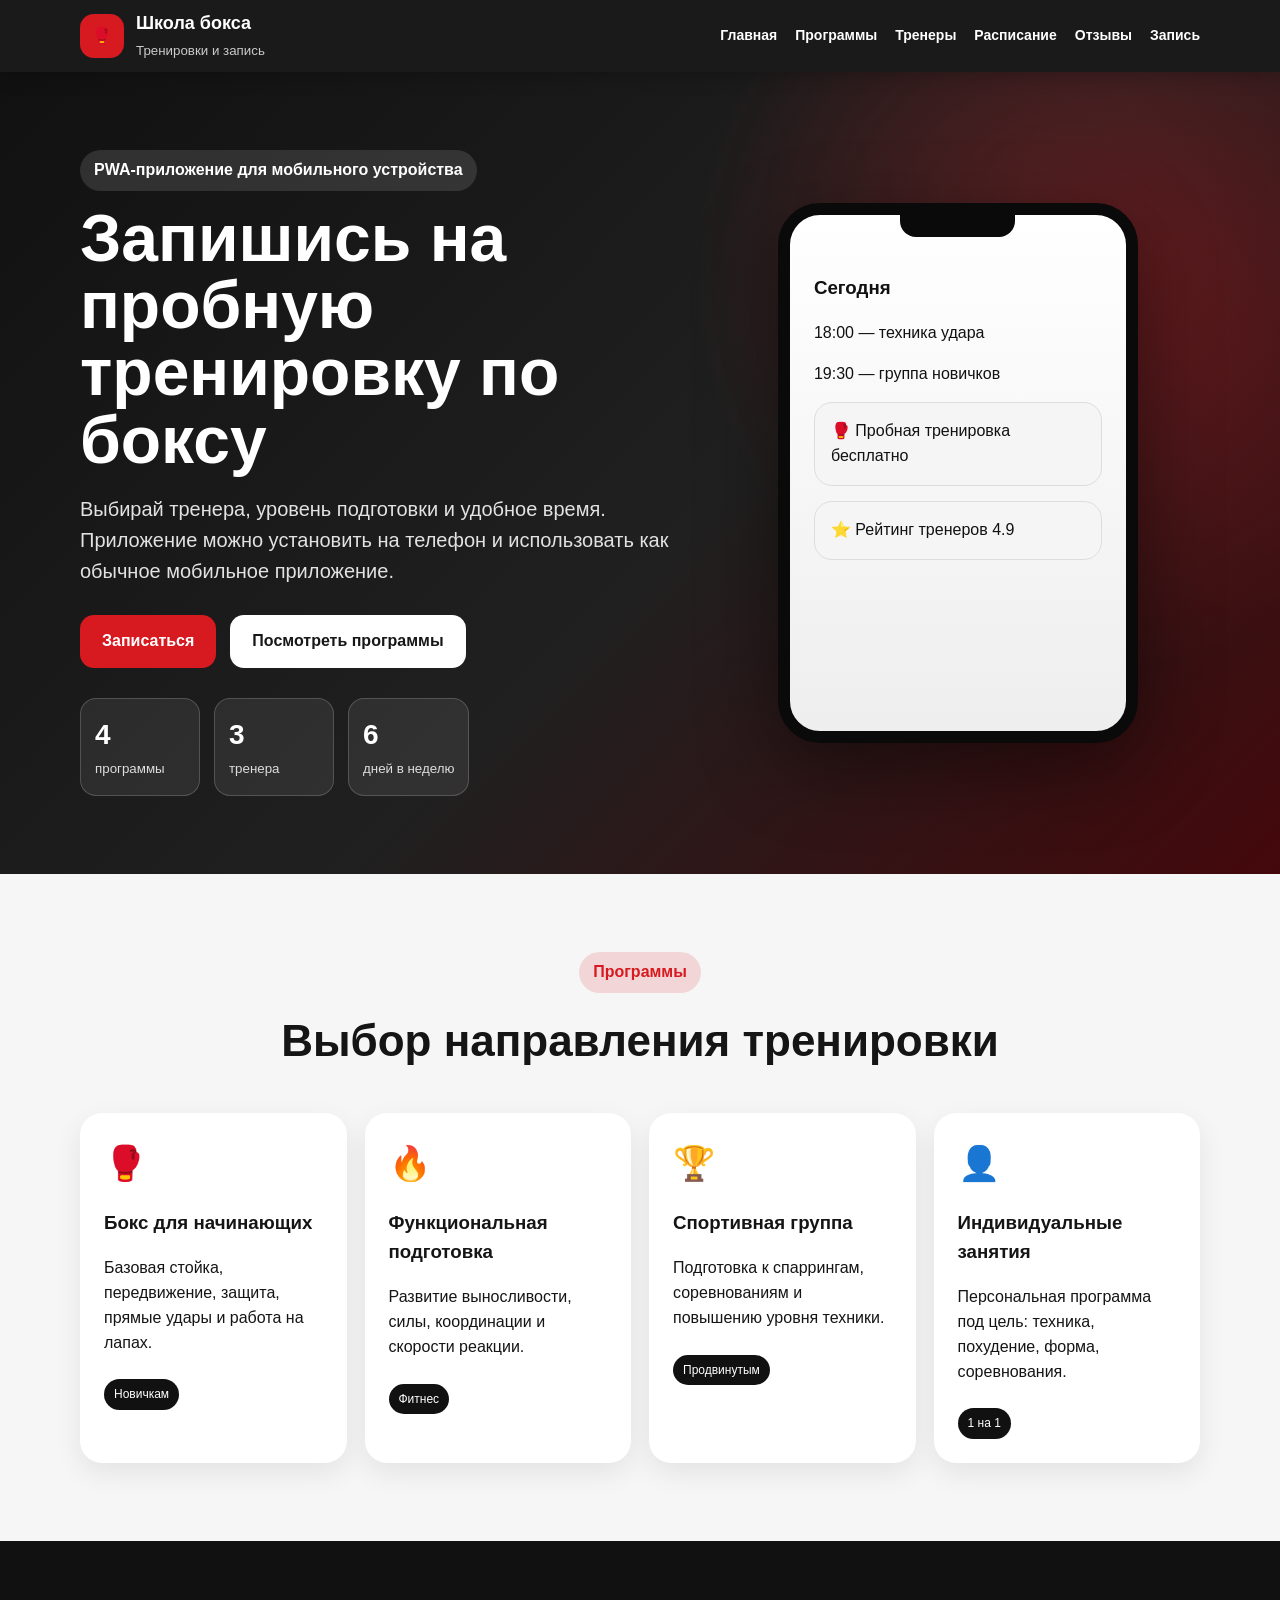
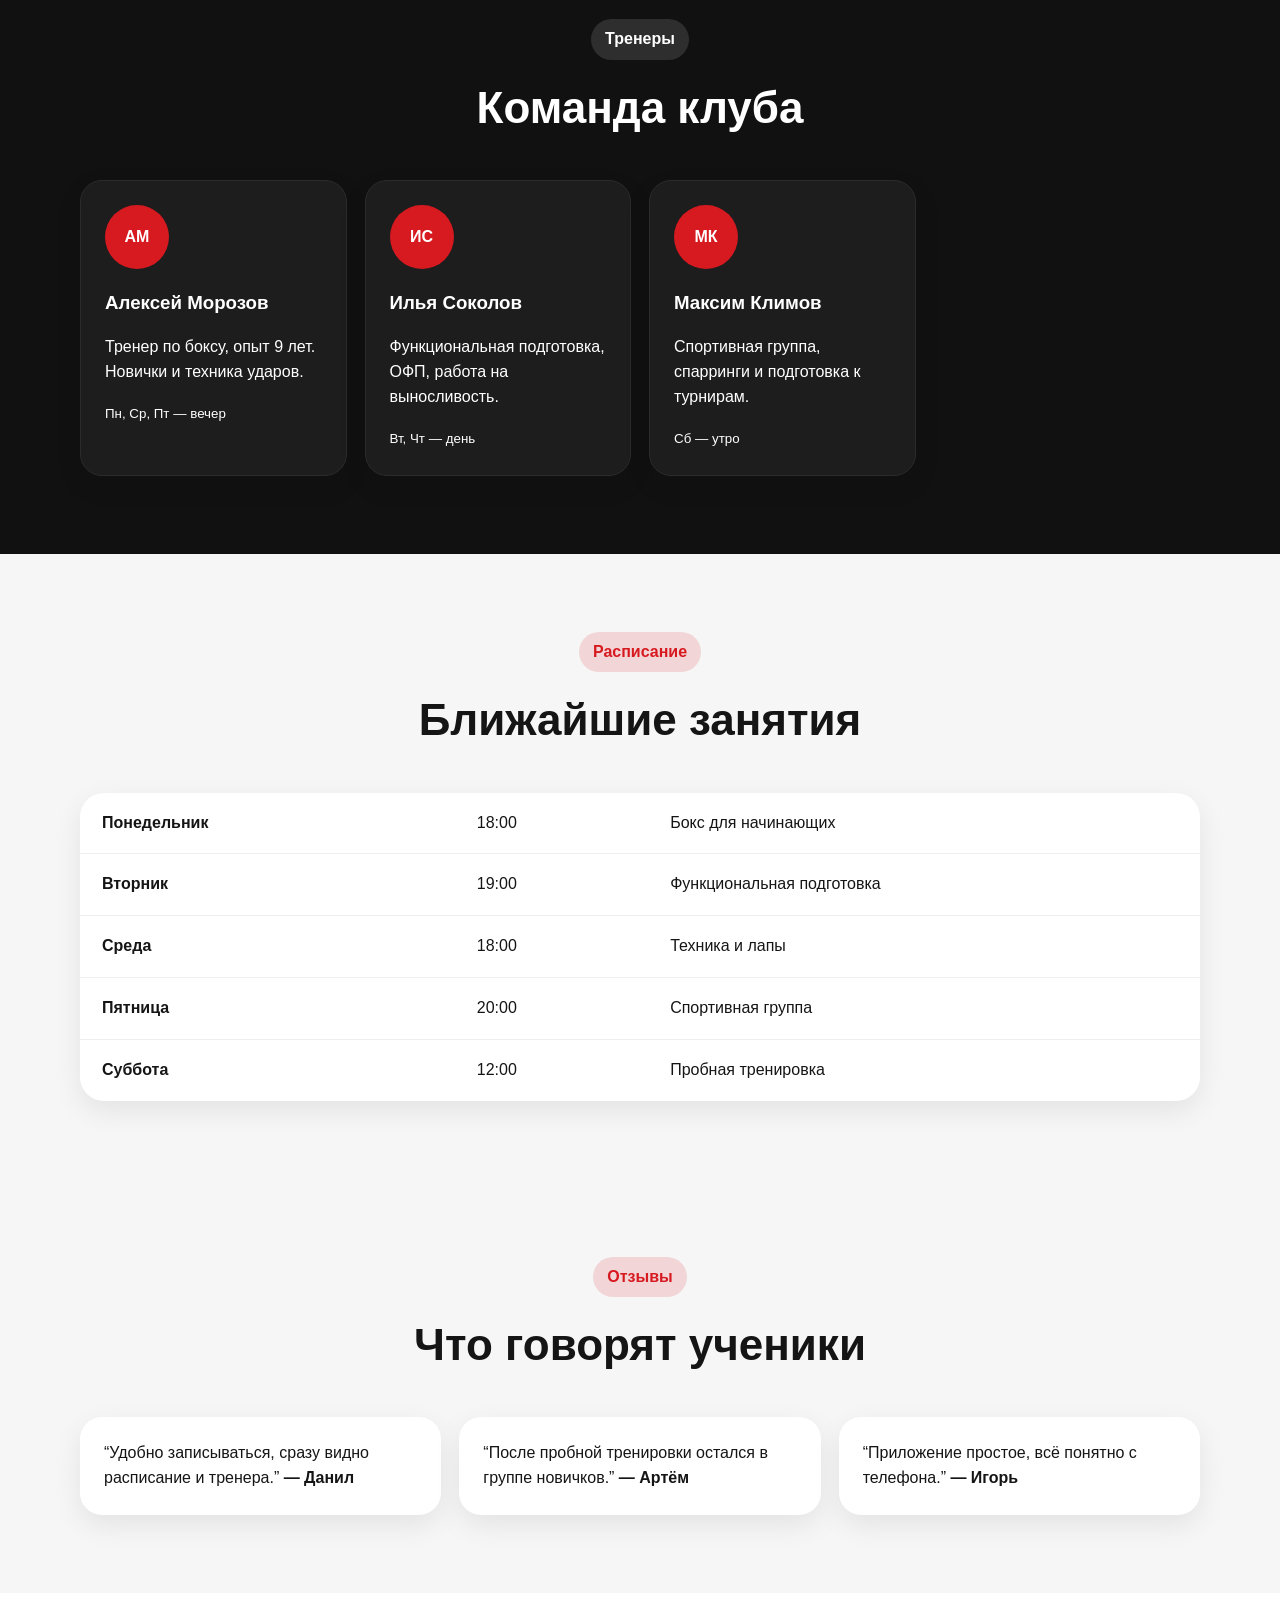
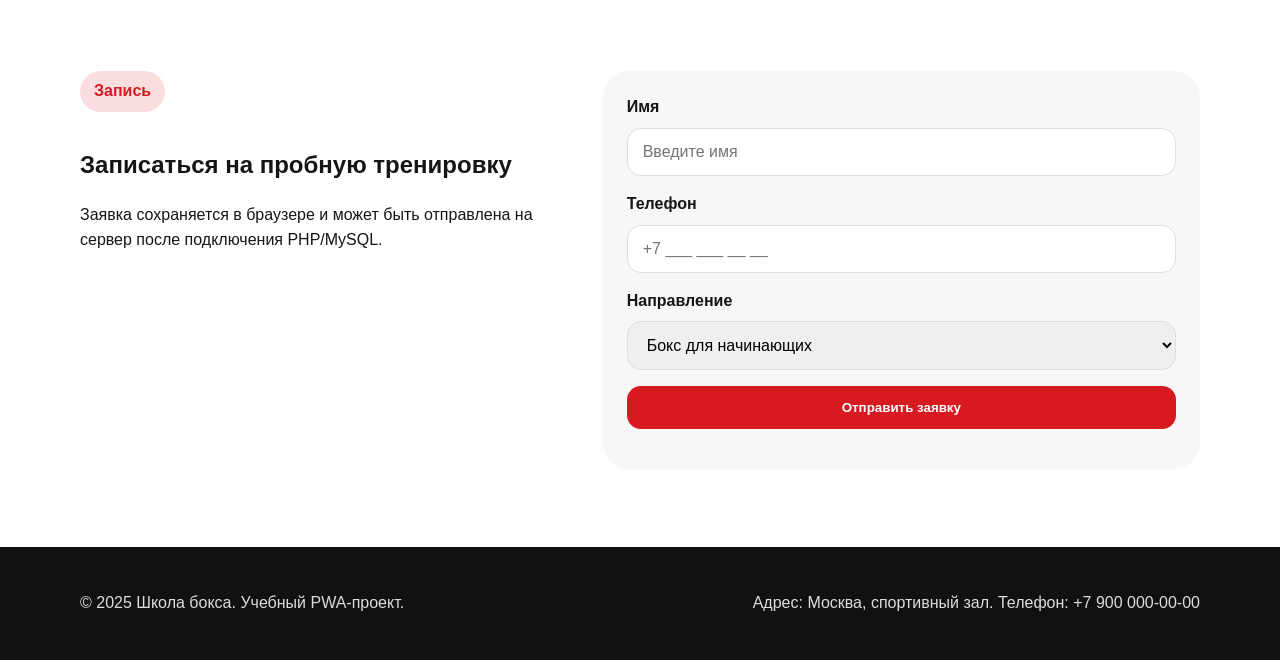
<file: index.html>
<!DOCTYPE html>
<html lang="ru">
<head>
  <meta charset="UTF-8" />
  <meta name="viewport" content="width=device-width, initial-scale=1.0" />
  <meta name="theme-color" content="#d71920" />
  <meta name="description" content="PWA-приложение для школы бокса: тренировки, тренеры, расписание и запись на пробное занятие." />
  <title>Школа бокса | PWA</title>
  <link rel="manifest" href="manifest.json" />
  <link rel="apple-touch-icon" href="icons/icon-192.png" />
  <link rel="stylesheet" href="styles.css" />
</head>
<body>
  <header class="app-header">
    <div class="container header-row">
      <a class="brand" href="#home" aria-label="Главный экран">
        <span class="brand-icon">🥊</span>
        <span>
          <b>Школа бокса</b>
          <small>Тренировки и запись</small>
        </span>
      </a>

      <button class="menu-button" id="menuButton" aria-label="Открыть меню">☰</button>

      <nav class="nav" id="nav">
        <a href="#home">Главная</a>
        <a href="#programs">Программы</a>
        <a href="#coaches">Тренеры</a>
        <a href="#schedule">Расписание</a>
        <a href="#reviews">Отзывы</a>
        <a href="#signup">Запись</a>
      </nav>
    </div>
  </header>

  <main>
    <section class="hero section" id="home">
      <div class="container hero-grid">
        <div class="hero-text">
          <p class="badge">PWA-приложение для мобильного устройства</p>
          <h1>Запишись на пробную тренировку по боксу</h1>
          <p class="lead">
            Выбирай тренера, уровень подготовки и удобное время. Приложение можно установить на телефон и использовать как обычное мобильное приложение.
          </p>
          <div class="hero-actions">
            <a class="btn primary" href="#signup">Записаться</a>
            <a class="btn secondary" href="#programs">Посмотреть программы</a>
          </div>
          <div class="stats">
            <span><b>4</b><small>программы</small></span>
            <span><b>3</b><small>тренера</small></span>
            <span><b>6</b><small>дней в неделю</small></span>
          </div>
        </div>
        <div class="phone-preview">
          <div class="phone-card">
            <div class="phone-top"></div>
            <h3>Сегодня</h3>
            <p>18:00 — техника удара</p>
            <p>19:30 — группа новичков</p>
            <div class="mini-card">🥊 Пробная тренировка бесплатно</div>
            <div class="mini-card">⭐ Рейтинг тренеров 4.9</div>
          </div>
        </div>
      </div>
    </section>

    <section class="section" id="programs">
      <div class="container">
        <div class="section-head">
          <p class="badge">Программы</p>
          <h2>Выбор направления тренировки</h2>
        </div>
        <div class="cards">
          <article class="card">
            <div class="card-icon">🥊</div>
            <h3>Бокс для начинающих</h3>
            <p>Базовая стойка, передвижение, защита, прямые удары и работа на лапах.</p>
            <span class="tag">Новичкам</span>
          </article>
          <article class="card">
            <div class="card-icon">🔥</div>
            <h3>Функциональная подготовка</h3>
            <p>Развитие выносливости, силы, координации и скорости реакции.</p>
            <span class="tag">Фитнес</span>
          </article>
          <article class="card">
            <div class="card-icon">🏆</div>
            <h3>Спортивная группа</h3>
            <p>Подготовка к спаррингам, соревнованиям и повышению уровня техники.</p>
            <span class="tag">Продвинутым</span>
          </article>
          <article class="card">
            <div class="card-icon">👤</div>
            <h3>Индивидуальные занятия</h3>
            <p>Персональная программа под цель: техника, похудение, форма, соревнования.</p>
            <span class="tag">1 на 1</span>
          </article>
        </div>
      </div>
    </section>

    <section class="section dark" id="coaches">
      <div class="container">
        <div class="section-head">
          <p class="badge">Тренеры</p>
          <h2>Команда клуба</h2>
        </div>
        <div class="coach-grid">
          <article class="coach">
            <div class="avatar">АМ</div>
            <h3>Алексей Морозов</h3>
            <p>Тренер по боксу, опыт 9 лет. Новички и техника ударов.</p>
            <small>Пн, Ср, Пт — вечер</small>
          </article>
          <article class="coach">
            <div class="avatar">ИС</div>
            <h3>Илья Соколов</h3>
            <p>Функциональная подготовка, ОФП, работа на выносливость.</p>
            <small>Вт, Чт — день</small>
          </article>
          <article class="coach">
            <div class="avatar">МК</div>
            <h3>Максим Климов</h3>
            <p>Спортивная группа, спарринги и подготовка к турнирам.</p>
            <small>Сб — утро</small>
          </article>
        </div>
      </div>
    </section>

    <section class="section" id="schedule">
      <div class="container">
        <div class="section-head">
          <p class="badge">Расписание</p>
          <h2>Ближайшие занятия</h2>
        </div>
        <div class="schedule">
          <div class="schedule-row"><b>Понедельник</b><span>18:00</span><span>Бокс для начинающих</span></div>
          <div class="schedule-row"><b>Вторник</b><span>19:00</span><span>Функциональная подготовка</span></div>
          <div class="schedule-row"><b>Среда</b><span>18:00</span><span>Техника и лапы</span></div>
          <div class="schedule-row"><b>Пятница</b><span>20:00</span><span>Спортивная группа</span></div>
          <div class="schedule-row"><b>Суббота</b><span>12:00</span><span>Пробная тренировка</span></div>
        </div>
      </div>
    </section>

    <section class="section" id="reviews">
      <div class="container">
        <div class="section-head">
          <p class="badge">Отзывы</p>
          <h2>Что говорят ученики</h2>
        </div>
        <div class="reviews">
          <blockquote>“Удобно записываться, сразу видно расписание и тренера.” <b>— Данил</b></blockquote>
          <blockquote>“После пробной тренировки остался в группе новичков.” <b>— Артём</b></blockquote>
          <blockquote>“Приложение простое, всё понятно с телефона.” <b>— Игорь</b></blockquote>
        </div>
      </div>
    </section>

    <section class="section signup-section" id="signup">
      <div class="container signup-grid">
        <div>
          <p class="badge">Запись</p>
          <h2>Записаться на пробную тренировку</h2>
          <p>Заявка сохраняется в браузере и может быть отправлена на сервер после подключения PHP/MySQL.</p>
        </div>
        <form class="signup-form" id="signupForm">
          <label>Имя
            <input name="name" type="text" placeholder="Введите имя" required />
          </label>
          <label>Телефон
            <input name="phone" type="tel" placeholder="+7 ___ ___ __ __" required />
          </label>
          <label>Направление
            <select name="program">
              <option>Бокс для начинающих</option>
              <option>Функциональная подготовка</option>
              <option>Индивидуальное занятие</option>
              <option>Спортивная группа</option>
            </select>
          </label>
          <button class="btn primary" type="submit">Отправить заявку</button>
          <p class="form-message" id="formMessage"></p>
        </form>
      </div>
    </section>
  </main>

  <footer class="footer">
    <div class="container footer-grid">
      <p>© 2025 Школа бокса. Учебный PWA-проект.</p>
      <p>Адрес: Москва, спортивный зал. Телефон: +7 900 000-00-00</p>
    </div>
  </footer>

  <script src="app.js"></script>
</body>
</html>
</file>
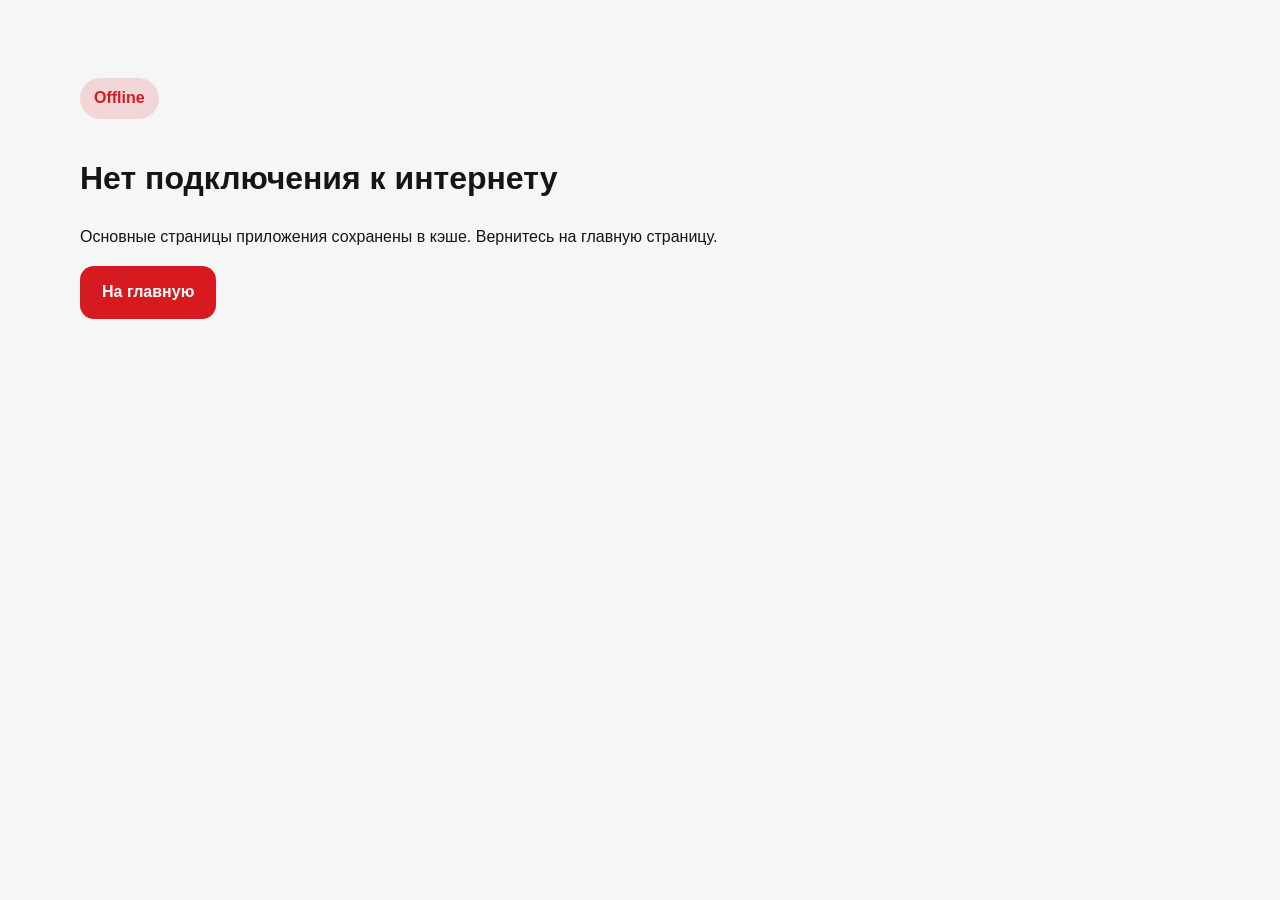
<file: offline.html>
<!DOCTYPE html><html lang="ru"><head><meta charset="UTF-8"><meta name="viewport" content="width=device-width,initial-scale=1"><title>Нет сети</title><link rel="stylesheet" href="styles.css"></head><body><main class="section"><div class="container"><p class="badge">Offline</p><h1>Нет подключения к интернету</h1><p>Основные страницы приложения сохранены в кэше. Вернитесь на главную страницу.</p><a class="btn primary" href="index.html">На главную</a></div></main></body></html>
</file>
<file: styles.css>
*{box-sizing:border-box}html{scroll-behavior:smooth}body{margin:0;font-family:Arial,Helvetica,sans-serif;color:#151515;background:#f6f6f6;line-height:1.55}.container{width:min(1120px,92%);margin:0 auto}.app-header{position:sticky;top:0;z-index:10;background:rgba(17,17,17,.96);box-shadow:0 2px 18px rgba(0,0,0,.25)}.header-row{display:flex;align-items:center;justify-content:space-between;min-height:72px}.brand{display:flex;align-items:center;gap:12px;color:#fff;text-decoration:none}.brand-icon{display:grid;place-items:center;width:44px;height:44px;border-radius:14px;background:#d71920}.brand b{display:block;font-size:18px}.brand small{color:#c9c9c9}.nav{display:flex;gap:18px}.nav a{color:#fff;text-decoration:none;font-weight:700;font-size:14px}.nav a:hover{color:#ff5a5f}.menu-button{display:none;background:#d71920;color:white;border:0;border-radius:10px;padding:10px 12px;font-size:20px}.section{padding:78px 0}.hero{min-height:640px;background:radial-gradient(circle at 85% 25%,rgba(215,25,32,.35),transparent 32%),linear-gradient(135deg,#111,#202020 55%,#44080b);color:#fff}.hero-grid{display:grid;grid-template-columns:1.1fr .9fr;gap:44px;align-items:center}.badge{display:inline-block;margin:0 0 14px;padding:8px 14px;border-radius:999px;background:rgba(215,25,32,.14);color:#d71920;font-weight:800}.hero .badge,.dark .badge{background:rgba(255,255,255,.12);color:#fff}.hero h1{font-size:clamp(34px,6vw,66px);line-height:1.02;margin:0 0 20px}.lead{font-size:20px;color:#e2e2e2;max-width:720px}.hero-actions{display:flex;gap:14px;flex-wrap:wrap;margin-top:28px}.btn{display:inline-flex;align-items:center;justify-content:center;border:0;border-radius:14px;padding:14px 22px;font-weight:800;text-decoration:none;cursor:pointer;transition:.2s}.primary{background:#d71920;color:#fff}.primary:hover{background:#b71319;transform:translateY(-1px)}.secondary{background:#fff;color:#171717}.stats{display:flex;gap:14px;flex-wrap:wrap;margin-top:30px}.stats span{min-width:120px;padding:14px;border:1px solid rgba(255,255,255,.18);border-radius:16px;background:rgba(255,255,255,.08)}.stats b{display:block;font-size:28px}.stats small{color:#ddd}.phone-preview{display:flex;justify-content:center}.phone-card{width:min(360px,100%);min-height:540px;border:12px solid #0a0a0a;border-radius:42px;background:linear-gradient(180deg,#fff,#eee);color:#111;padding:38px 24px;box-shadow:0 24px 80px rgba(0,0,0,.45)}.phone-top{width:115px;height:22px;border-radius:0 0 16px 16px;background:#0a0a0a;margin:-38px auto 36px}.mini-card{padding:16px;margin-top:15px;border-radius:18px;background:#f5f5f5;border:1px solid #ddd}.section-head{text-align:center;margin-bottom:38px}.section-head h2{font-size:clamp(28px,4vw,44px);margin:0}.cards,.coach-grid,.reviews{display:grid;grid-template-columns:repeat(4,1fr);gap:18px}.card,.coach,blockquote{background:#fff;border-radius:22px;padding:24px;box-shadow:0 10px 28px rgba(0,0,0,.08)}.card-icon{font-size:34px}.tag{display:inline-block;margin-top:8px;padding:6px 10px;border-radius:999px;background:#111;color:#fff;font-size:12px}.dark{background:#111;color:#fff}.dark .coach{background:#1d1d1d;border:1px solid #2b2b2b}.avatar{width:64px;height:64px;border-radius:50%;display:grid;place-items:center;background:#d71920;color:#fff;font-weight:900;margin-bottom:16px}.schedule{background:#fff;border-radius:24px;overflow:hidden;box-shadow:0 10px 28px rgba(0,0,0,.08)}.schedule-row{display:grid;grid-template-columns:1fr .5fr 1.4fr;gap:12px;padding:18px 22px;border-bottom:1px solid #eee}.schedule-row:last-child{border-bottom:0}.reviews{grid-template-columns:repeat(3,1fr)}blockquote{margin:0}.signup-section{background:#fff}.signup-grid{display:grid;grid-template-columns:.9fr 1.1fr;gap:34px;align-items:start}.signup-form{display:grid;gap:16px;background:#f7f7f7;border-radius:26px;padding:24px}.signup-form label{display:grid;gap:8px;font-weight:700}.signup-form input,.signup-form select{width:100%;border:1px solid #ddd;border-radius:14px;padding:14px 15px;font-size:16px}.form-message{margin:0;font-weight:700;color:#167a36}.footer{padding:28px 0;background:#111;color:#ddd}.footer-grid{display:flex;justify-content:space-between;gap:20px;flex-wrap:wrap}@media(max-width:850px){.menu-button{display:block}.nav{position:absolute;left:0;right:0;top:72px;display:none;flex-direction:column;background:#111;padding:18px 6%;border-top:1px solid #333}.nav.open{display:flex}.hero-grid,.signup-grid{grid-template-columns:1fr}.cards,.coach-grid,.reviews{grid-template-columns:1fr}.schedule-row{grid-template-columns:1fr}.section{padding:56px 0}.phone-card{min-height:430px}.hero{min-height:auto}}
</file>
